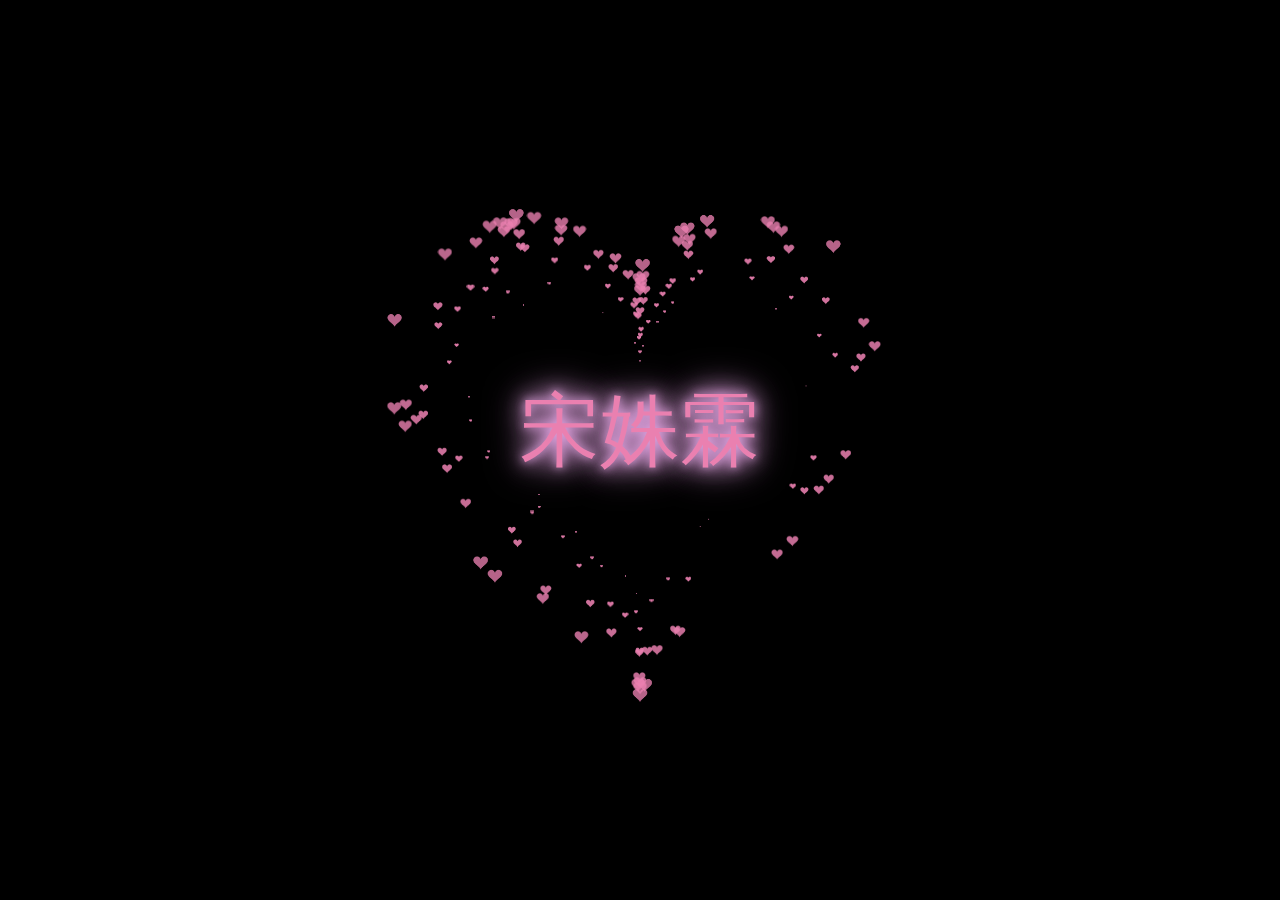
<file: index.html>
﻿<!DOCTYPE HTML PUBLIC "-//W3C//DTD HTML 4.0 Transitional//EN">
<HTML>
 <HEAD>
  <TITLE> For ssl </TITLE>
  <META NAME="Generator" CONTENT="EditPlus">
  <META NAME="Author" CONTENT="">
  <META NAME="Keywords" CONTENT="">
  <META NAME="Description" CONTENT="">
  <style>
  html, body {
  height: 100%;
  padding: 0;
  margin: 0;
  background: #000;
}
canvas {
  position: absolute;
  width: 100%;
  height: 100%;
}
  </style>
  <style type="text/css">
	div{auto;
	  color: #ea80b0;
	  font-size: 5rem;
	  font-family: STXingkai;
	  text-shadow: 0 0 10px plum,0 0 20px plum,0 0 30px plum,0 0 40px plum;
	  }
	  .box{
		  position: absolute;
		  top: 48%;
		  left: 50%;
		  -webkit-transform: translate(-50%,-50%);
		  -ms-transform: translate(-50%,-50%);
		  -o-transform: translate(-50%,-50%);
		  transform: translate(-50%,-50%);
		  animation: ee 2s infinite;
		  animation-direction:alternate;
		  
	  }
	  
	  @keyframes  ee{
	  	
	  	0%{
	  		opacity: 0;
	  		font-size: 20px;

	  	}
	  	100%{
	  		opacity: 1;
	  		font-size: 70px;

	  	}
	  }
  </style>
 </HEAD>

 <BODY>
  <canvas id="pinkboard"></canvas>
  <script>
  /*
 * Settings
 */
var settings = {
  particles: {
    length:   700, 
    duration:   3, 
    velocity: 200, 
    effect: -0.75, 
    size:      30, 
  },
};


(function(){var b=0;var c=["ms","moz","webkit","o"];for(var a=0;a<c.length&&!window.requestAnimationFrame;++a){window.requestAnimationFrame=window[c[a]+"RequestAnimationFrame"];window.cancelAnimationFrame=window[c[a]+"CancelAnimationFrame"]||window[c[a]+"CancelRequestAnimationFrame"]}if(!window.requestAnimationFrame){window.requestAnimationFrame=function(h,e){var d=new Date().getTime();var f=Math.max(0,16-(d-b));var g=window.setTimeout(function(){h(d+f)},f);b=d+f;return g}}if(!window.cancelAnimationFrame){window.cancelAnimationFrame=function(d){clearTimeout(d)}}}());


var Point = (function() {
  function Point(x, y) {
    this.x = (typeof x !== 'undefined') ? x : 0;
    this.y = (typeof y !== 'undefined') ? y : 0;
  }
  Point.prototype.clone = function() {
    return new Point(this.x, this.y);
  };
  Point.prototype.length = function(length) {
    if (typeof length == 'undefined')
      return Math.sqrt(this.x * this.x + this.y * this.y);
    this.normalize();
    this.x *= length;
    this.y *= length;
    return this;
  };
  Point.prototype.normalize = function() {
    var length = this.length();
    this.x /= length;
    this.y /= length;
    return this;
  };
  return Point;
})();


var Particle = (function() {
  function Particle() {
    this.position = new Point();
    this.velocity = new Point();
    this.acceleration = new Point();
    this.age = 0;
  }
  Particle.prototype.initialize = function(x, y, dx, dy) {
    this.position.x = x;
    this.position.y = y;
    this.velocity.x = dx;
    this.velocity.y = dy;
    this.acceleration.x = dx * settings.particles.effect;
    this.acceleration.y = dy * settings.particles.effect;
    this.age = 0;
  };
  Particle.prototype.update = function(deltaTime) {
    this.position.x += this.velocity.x * deltaTime;
    this.position.y += this.velocity.y * deltaTime;
    this.velocity.x += this.acceleration.x * deltaTime;
    this.velocity.y += this.acceleration.y * deltaTime;
    this.age += deltaTime;
  };
  Particle.prototype.draw = function(context, image) {
    function ease(t) {
      return (--t) * t * t + 1;
    }
    var size = image.width * ease(this.age / settings.particles.duration);
    context.globalAlpha = 1 - this.age / settings.particles.duration;
    context.drawImage(image, this.position.x - size / 2, this.position.y - size / 2, size, size);
  };
  return Particle;
})();


var ParticlePool = (function() {
  var particles,
      firstActive = 0,
      firstFree   = 0,
      duration    = settings.particles.duration;
  
  function ParticlePool(length) {
    
    particles = new Array(length);
    for (var i = 0; i < particles.length; i++)
      particles[i] = new Particle();
  }
  ParticlePool.prototype.add = function(x, y, dx, dy) {
    particles[firstFree].initialize(x, y, dx, dy);
    
    
    firstFree++;
    if (firstFree   == particles.length) firstFree   = 0;
    if (firstActive == firstFree       ) firstActive++;
    if (firstActive == particles.length) firstActive = 0;
  };
  ParticlePool.prototype.update = function(deltaTime) {
    var i;
    
   
    if (firstActive < firstFree) {
      for (i = firstActive; i < firstFree; i++)
        particles[i].update(deltaTime);
    }
    if (firstFree < firstActive) {
      for (i = firstActive; i < particles.length; i++)
        particles[i].update(deltaTime);
      for (i = 0; i < firstFree; i++)
        particles[i].update(deltaTime);
    }
    
  
    while (particles[firstActive].age >= duration && firstActive != firstFree) {
      firstActive++;
      if (firstActive == particles.length) firstActive = 0;
    }
    
    
  };
  ParticlePool.prototype.draw = function(context, image) {
   
    if (firstActive < firstFree) {
      for (i = firstActive; i < firstFree; i++)
        particles[i].draw(context, image);
    }
    if (firstFree < firstActive) {
      for (i = firstActive; i < particles.length; i++)
        particles[i].draw(context, image);
      for (i = 0; i < firstFree; i++)
        particles[i].draw(context, image);
    }
  };
  return ParticlePool;
})();


(function(canvas) {
  var context = canvas.getContext('2d'),
      particles = new ParticlePool(settings.particles.length),
      particleRate = settings.particles.length / settings.particles.duration, // particles/sec
      time;
  

  function pointOnHeart(t) {
    return new Point(
      160 * Math.pow(Math.sin(t), 3),
      130 * Math.cos(t) - 50 * Math.cos(2 * t) - 20 * Math.cos(3 * t) - 10 * Math.cos(4 * t) + 25
    );
  }
  
 
  var image = (function() {
    var canvas  = document.createElement('canvas'),
        context = canvas.getContext('2d');
    canvas.width  = settings.particles.size;
    canvas.height = settings.particles.size;
   
    function to(t) {
      var point = pointOnHeart(t);
      point.x = settings.particles.size / 2 + point.x * settings.particles.size / 350;
      point.y = settings.particles.size / 2 - point.y * settings.particles.size / 350;
      return point;
    }
  
    context.beginPath();
    var t = -Math.PI;
    var point = to(t);
    context.moveTo(point.x, point.y);
    while (t < Math.PI) {
      t += 0.01; 
      point = to(t);
      context.lineTo(point.x, point.y);
    }
    context.closePath();
    
    context.fillStyle = '#ea80b0';
    context.fill();

    var image = new Image();
    image.src = canvas.toDataURL();
    return image;
  })();
  

  function render() {

    requestAnimationFrame(render);
    

    var newTime   = new Date().getTime() / 1000,
        deltaTime = newTime - (time || newTime);
    time = newTime;
    

    context.clearRect(0, 0, canvas.width, canvas.height);
    

    var amount = particleRate * deltaTime;
    for (var i = 0; i < amount; i++) {
      var pos = pointOnHeart(Math.PI - 2 * Math.PI * Math.random());
      var dir = pos.clone().length(settings.particles.velocity);
      particles.add(canvas.width / 2 + pos.x, canvas.height / 2 - pos.y, dir.x, -dir.y);
    }
    

    particles.update(deltaTime);
    particles.draw(context, image);
  }
  

  function onResize() {
    canvas.width  = canvas.clientWidth;
    canvas.height = canvas.clientHeight;
  }
  window.onresize = onResize;
  

  setTimeout(function() {
    onResize();
    render();
  }, 10);
})(document.getElementById('pinkboard'));
  </script>
  <div class="box">宋姝霖</div>
 </BODY>
</HTML>
</file>
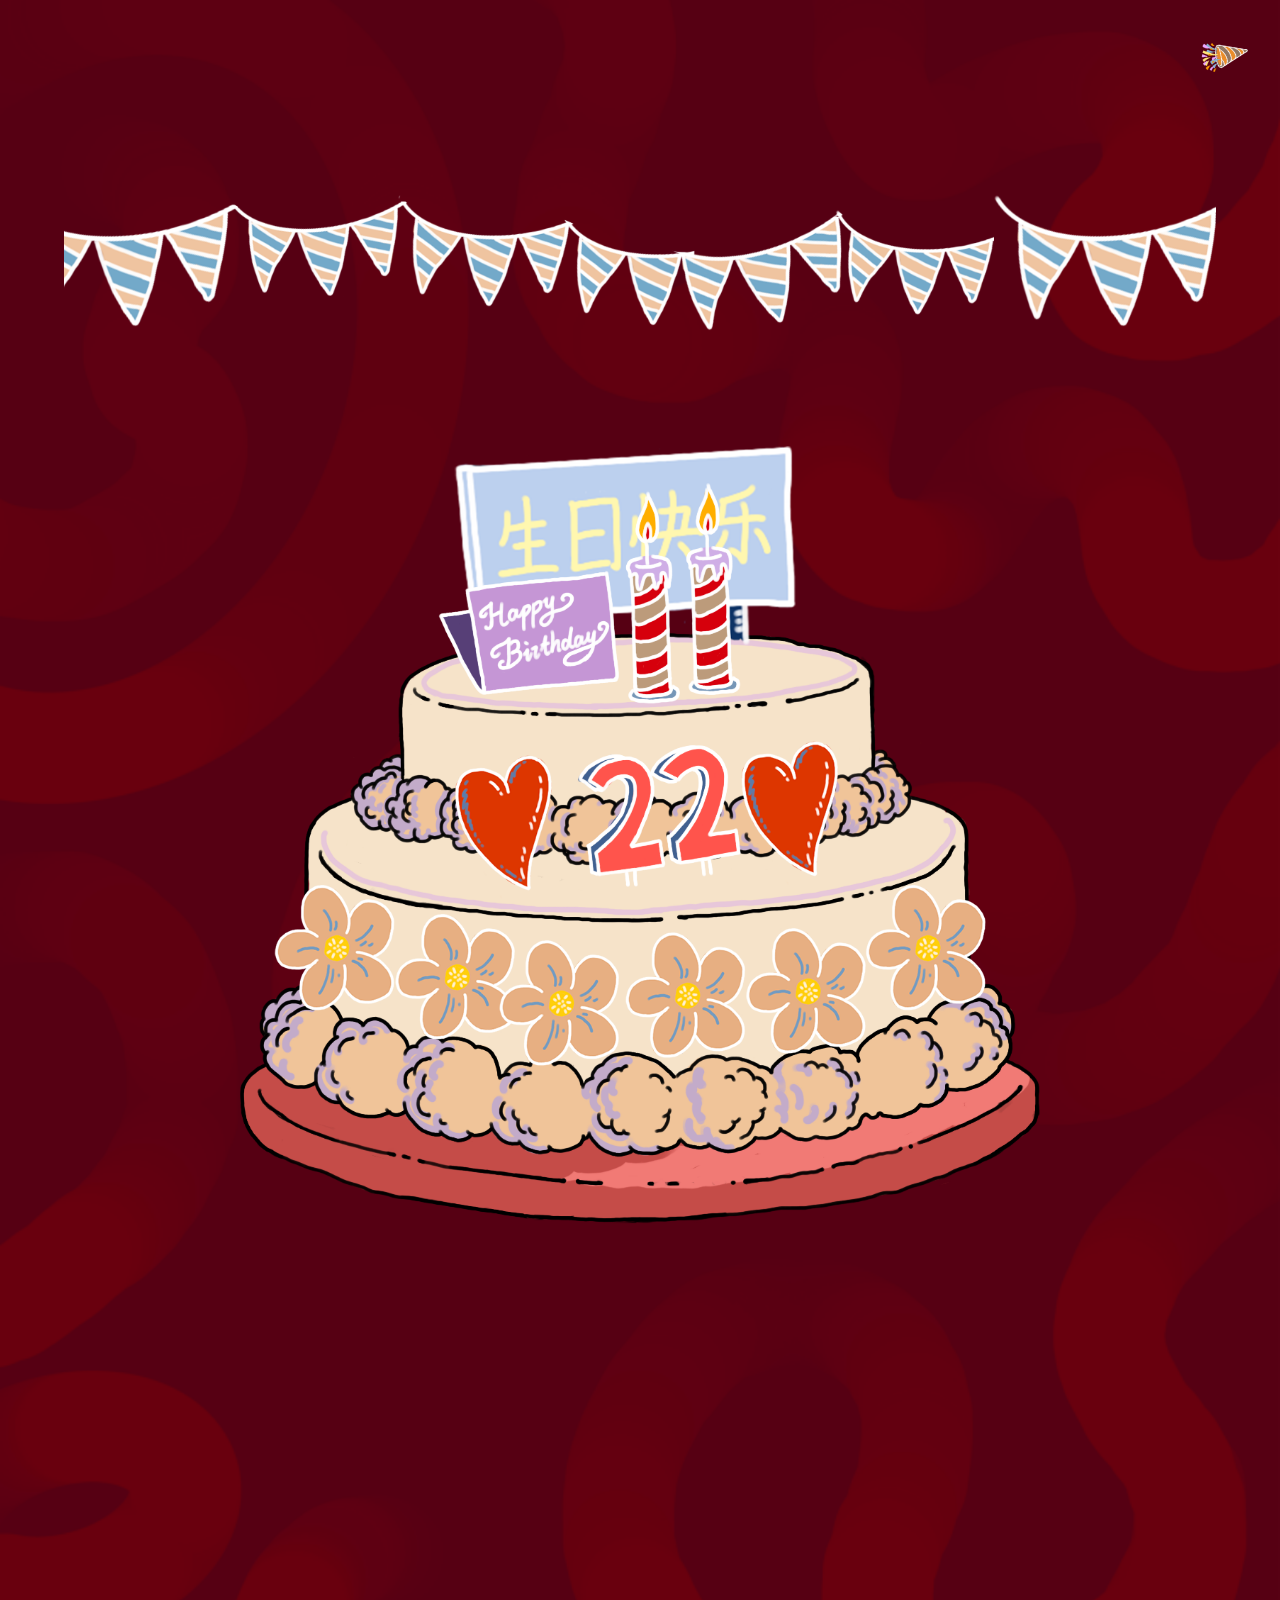
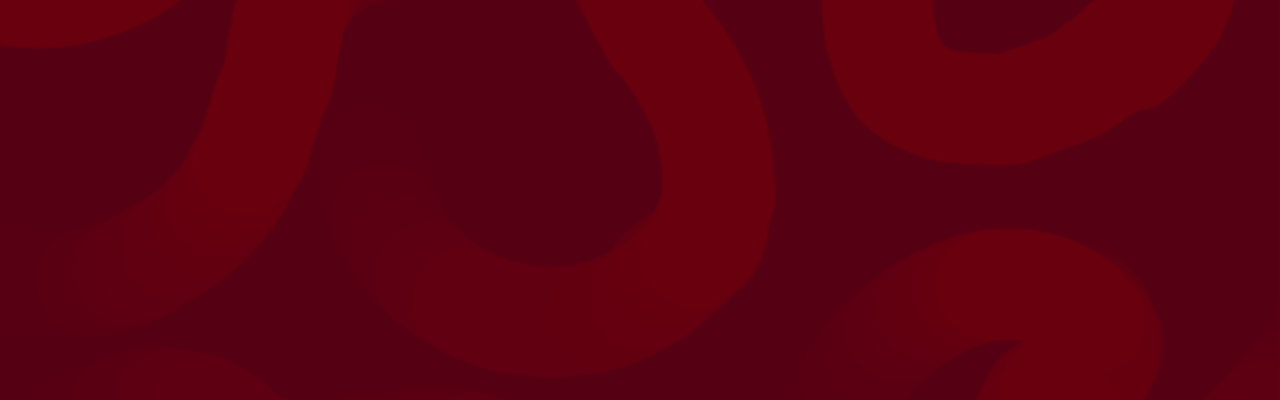
<file: SSL/index.html>
<!DOCTYPE html>
<html>
	<head>
		<meta charset="utf-8" />
		<title></title>
	</head>
	<link rel="stylesheet" type="text/css" href="css/new_file.css"/>
	
	
	<script src="jquery-3.6.1.min.js"></script>
	<style type="text/css">
	#vd{
		position: absolute;
		  top:50%;
            left:50%;
            transform: translate(-50%,50%);
            visibility: hidden;
            z-index:99;
	}
	#bgbl{
		width: 100%;
		height: 2000px;
		opacity: 0.5;
		position: absolute;
		background-color: black;
		visibility: hidden;
		z-index:98;
	}
	</style>
	
	<body style="background-image: url(icon/cakeBg.png); background-size: cover;">

<div id="bgbl" onclick="vd_ps()"></div>
		<div id="loudspeaker" onclick="pp()">
			<img src="icon/cake2_8.png" width="100%" height="100%"/>
		</div>
		<div id="icon_all">
			<div id="flag">
				<!--[if IE]>
					<div id="flag_one"></div>
				<div id="flag_middel"></div>
				<div id="flag_two"></div>
				<![endif]-->

			</div>
			<div id="cake">
				</div>
			<div id="gift">
				<div id="envelopes_one">
					<img src="icon/cake2_10.png" width="100%" height="100%" />
				</div>
				<div id="envelopes_two">
					<img src="icon/cake2_10.png" width="100%" height="100%"/>
				</div>
				<div id="envelopes_two_c" onclick="open_video()">
					<img src="icon/cake2_10.png" width="100%" height="100%"/>
				</div>
				<div id="envelopes_three">
					<img src="icon/cake2_10.png" width="100%" height="100%"/>
				</div>
				<div id="box">
					<img src="icon/cake2_6.png" width="100%" height="100%"/>
				</div>
			</div>
			<div id="loud_right">
				<img src="icon/cake2_8.png" width="100%" height="100%"/>
			</div>
			
		
		</div>
		<audio id="ad" autoplay="autoplay"loop="loop"

            src="Noble Kids Chorus - 生日快乐歌 (Happy Birthday).mp3">

		</audio>
		<video width="800" height="400" id="vd" controls>
			<source src="movie.ogg" type="video/mp4"></source>
			
		</video>
	</body>
	<script>
	$(document).ready(function($){
		
		setTimeout(()=> {
			setInterval(()=>{
				var music = document.getElementById("ad")
			if(music.paused) {
				music.play();
				music.volume = 0.5;
			}
				
			},100)
			

		},2700)
		
		
		
		
		
		
		
		
	})
	window.onload = function(){
		var one = document.getElementById('envelopes_one');
		var tow = document.getElementById('envelopes_two');
		var three= document.getElementById('envelopes_three');
		var box = document.getElementById('box');
		var right = document.getElementById('loud_right');
		var wc = document.getElementById('envelopes_two_c');
		
		var fg = document.getElementById('flag');
		setTimeout(()=> {
			right.style.cssText = "margin:115% 10% 0% 0%;";
		},2000)
		setTimeout(()=> {
			one.style.cssText = "left: 32%;";
		},2100)
		setTimeout(()=> {
			tow.style.cssText = "left: 65%;";
		},2500)
		
		setTimeout(()=> {
			three.style.cssText = "left: 52%;";
		},2300)
		setTimeout(()=> {
			
			box.style.cssText = "left: 15%;";
		},2700)
		
		setTimeout(()=> {
			wc.style.cssText = "visibility: visible;";
			tow.style.cssText = "visibility: hidden;";
		},4500);
		
		
		setTimeout(()=> {
			window.setInterval(()=> {
			fg.style.cssText = "transform: rotateY(180deg);";
			},1000)
		
		window.setInterval(()=> {
			fg.style.cssText = "transform: rotateY(0deg);";
			},2000)
		},3000);
		
		
		
		
	 
		
		
	}
		
		
	</script>
	<script type="text/javascript">
		function open_video(){
			var music = document.getElementById("ad")
			music.pause()
			var video = document.getElementById("vd");
			video.style.cssText = "visibility: visible;"
			
			var bg = document.getElementById("bgbl");
			bg.style.cssText = "visibility: visible;"
			
		}
		function vd_ps(){
			var video = document.getElementById("vd");
			video.pause();
			video.style.cssText = "visibility: hidden;"
			var bg = document.getElementById("bgbl");
			bg.style.cssText = "visibility: hidden;"
			var music = document.getElementById("ad")
			music.play();
		}
		function pp(){
			var music = document.getElementById("ad")
			if(music.paused) {
				music.play();
			}
			else{music.pause()}
		}
	</script>
</html>
</file>
<file: SSL/css/new_file.css>
body{
			margin: 0px 0px;
			padding: 0px 0px;
			position: relative;
		}
		#loudspeaker{
			position: relative;
			width: 50px;
			height: 50px;
			float: right;
			right: 30px;
			top: 30px;
			transform: rotate(100deg);
			animation: music_icon 2s infinite;
		  animation-direction:alternate;
		  animation-delay:2s;
		}
	@keyframes music_icon{
		0%{
			
			transform: rotate(100deg);
			width: 50px;
			height: 50px;
		}
		30%{
			width: 60px;
			height: 60px;
		}
		35%{
			width: 50px;
			height: 50px;
		}
		40%{
			width: 60px;
			height: 60px;
		}
		100%{
			transform: rotate(25deg);
		}
	}
		#icon_all{
			width: 90%;
			height: 1300px;
			position: absolute;
            top:50%;
            left:50%;
            transform: translate(-50%,15%);
            overflow: hidden;
		}
		#flag{
			height: 160px;
			left: -5%;
			width: 110%;
			position: absolute;
			display: flex;
			background-image: url(../icon/flag_rrr.png);

			background-size: contain;
			animation: flag 3s ease;
		  	animation-direction:alternate;

		}
		
	@keyframes flag{
		0%{
			left: -100%;
		}
		70%{
			left: 1%;
		}
		100%{
			left: -5%;
			}
			
	}
		#cake{
			width: 90%;
			height: 60%;
			position: absolute;
            top:0%;
            left:50%;
            transform: translate(-50%,10%);
            background: url(../icon/all_not_balloon.png) no-repeat;
            background-size: contain;
            background-position: center center;
            animation: cake 0.8s ease;
		  	animation-direction:alternate;
		  	margin-top: 15%;
			
		}
	@keyframes cake{
		0%{
			
			top: -100%;
		}
		100%{
			top: 0%;
		}
		
	}
		#gift{
			width: 50%;
			height: 35%;
			margin: 100% 0% 0% 0%;
			position: absolute;
		}
		#loud_right{
			margin: 110% -50% -50% 0%;
			width: 20%;
			height: 16%;
			float: right;
			transform: rotate(150deg);
			animation: right 0.8s ease;
		  	animation-direction:alternate;
		  	animation-delay: 2s;
		}
	@keyframes right{
		from{margin: 110% -50% -50% 0%;}
		to{margin: 115% 10% 0% 0%;}
	}
		#envelopes_one{
			width: 35%;
			height: 35%;
			left: -50%;
			top: 15%;
			position: absolute;
			animation: one 0.8s ease;
		  	animation-direction:alternate;
		  	animation-delay: 2.1s;
		}
	@keyframes one{
		from{left: -50%;}
		to{left: 32%;}
		
	}
		#envelopes_three{
			width: 40%;
			height: 40%;
			left: -50%;
			top: 55%;
			position: absolute;
			animation: three 0.8s ease;
		  	animation-direction:alternate;
		  	animation-delay: 2.3s;
		}
	@keyframes three{
		from{left: -50%;}
		to{left: 52%;}
		
	}
		#envelopes_two{
			width: 45%;
			height: 45%;
			left: -50%;
			top: 23%;
			position: absolute;
			animation: tow 0.8s ease;
		  	animation-direction:alternate;
		  	animation-delay: 2.5s;
		}
	@keyframes tow{
		from{left: -50%;}
		to{left: 65%;}
		
	}
		#envelopes_two_c{
			width: 45%;
			height: 45%;
			left: 65%;
			top: 23%;
			position: absolute;
			animation: tow_c 0.5s infinite;
		  	animation-direction:alternate;
		  	animation-delay: 2.5s;
		  	visibility: hidden;
		  	
		}
	@keyframes tow_c{
		0%{
			transform: rotate(0deg);
		}
		50%{
			transform: rotate(10deg);
		}
		55%{
			transform: rotate(0deg);
		}
		60%{
			transform: rotate(-10deg);
		}
		65%{
			transform: rotate(0deg);
		}
		100%{
			transform: rotate(0deg);
		}
	}

		#box{
			width: 40%;
			height: 40%;
			left: -50%;
			top: 40%;
			position: absolute;
			animation: bb 2s ease;
		  	animation-direction:alternate;
		  	animation-delay: 2.7s;
		}
	@keyframes bb{
		from{left: -50%;}
		to{left: 15%;}
		
	}
</file>
